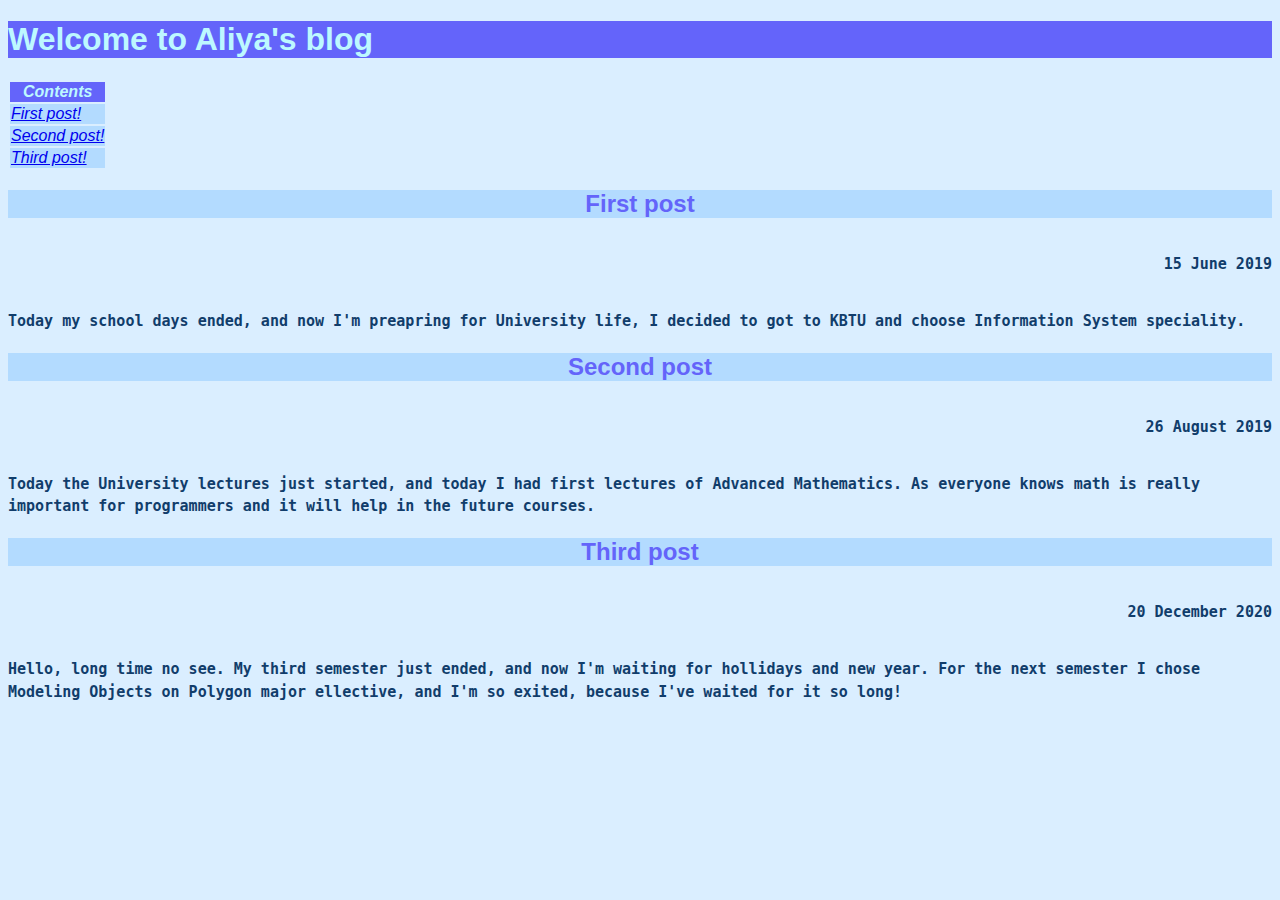
<file: lab1/project3/index.html>
<!DOCTYPE html>
<html>
    <head>
        <meta charset="utf-8">
        <title>Project: Blog</title>
        <style>
            body {
                background-color : rgb(218, 238, 255);
                font-family : sans-serif;
                color : rgb(17, 61, 107);
            }
            h1 {
                color : rgb(189, 248, 255);
                background-color : rgb(100, 100, 250);
            }
            th {
                background-color : rgb(100, 100, 250);
                color : rgb(189, 248, 255);
            }
            tr {
                background-color : rgb(179, 219, 255);
                font-style : italic;
            }
            h2 {
                background-color : rgb(179, 219, 255);
                text-align : center;
                color : rgb(100, 100, 250);
            }
            h6 {
                text-align : right;
            }
            .text {
                font-family : monospace;
                font-size: 15px;
                font-weight : bold;
                line-height : 1.5em;
            }
        </style>
    </head>
    <body>
        
        <h1>Welcome to Aliya's blog</h1>
        <table>
            <thead>
                <tr><th>Contents</th></tr>
            </thead>
            <tbody>
                <tr>
                    <td><a href = "#first">First post!</a></td>
                </tr>
                <tr>
                    <td><a href = "#second">Second post!</a></td>
                </tr>
                <tr>
                    <td><a href = "#third">Third post!</a></td>
                </tr>
            </tbody>
        </table>
        <!--<h3>Contents</h3>
        <ul>
            <li><a href = "#first">First post!</a></li>
            <li><a href = "#second">Second post!</a></li>
            <li><a href = "#third">Third post!</a></li>
        </ul>-->
        
        <h2 id = "first">First post</h2>
        <h6 class = "text">15 June 2019</h6>
        
        <p class = "text">Today my school days ended, and now I'm preapring for University life, I decided to got to KBTU and choose Information System speciality.</p>
        
        <h2 id = "second">Second post</h2>
        <h6 class = "text">26 August 2019</h6>
        
        <p class = "text">Today the University lectures just started, and today I had first lectures of Advanced Mathematics. As everyone knows math is really important for programmers and it will help in the future courses.</p>
        
        <h2 id = "third">Third post</h2>
        <h6 class = "text">20 December 2020</h6>
        
        <p class = "text">Hello, long time no see. My third semester just ended, and now I'm waiting for hollidays and new year. For the next semester I chose Modeling Objects on Polygon major ellective, and I'm so exited, because I've waited for it so long!</p>
        
    </body>
</html>
</file>
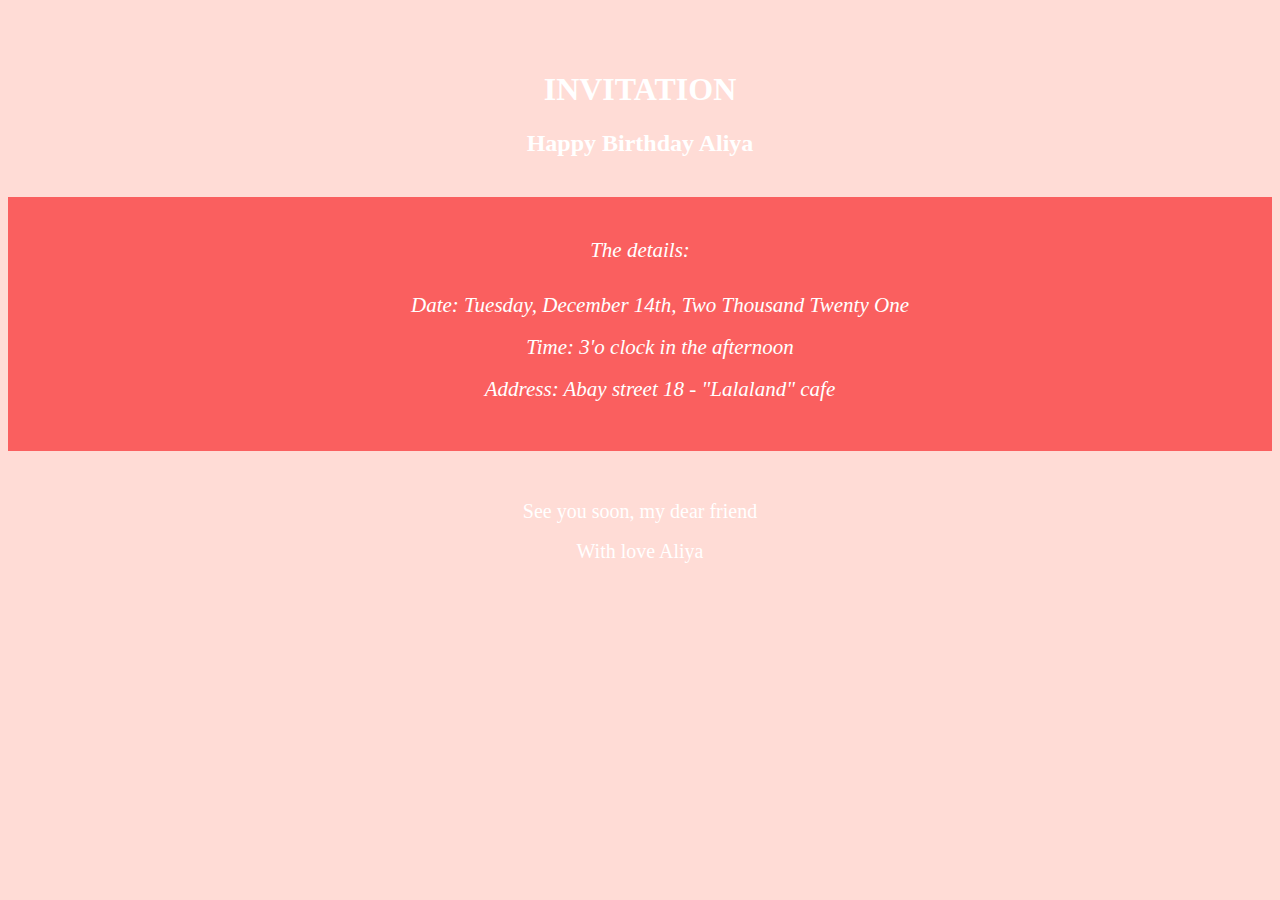
<file: lab1/project4/index.html>
<!DOCTYPE html>
<html>
    <head>
        <meta charset="utf-8">
        <title>Project: Event invite</title>
        <style>
        body{
            background-color: rgb(255, 220, 214);
            color: white;
            text-align: center;
            margin-top: 20px;
        }
        h1 {
            padding-top: 50px;
        }
        h2 {
            padding-bottom: 20px;
        }
        .top {
            background-image: url('https://www.kasandbox.org/programming-images/seasonal/xmas-ornament-boat.png');
            background-repeat: no-repeat;
            background-attachment: fixed;
            background-size: 500px;
            background-position: center;
        }
        .details {
            padding-top: 20px;
            padding-bottom: 20px;
            background-color: rgb(250, 95, 95);
            font-style: italic;
            font-size: 21px;
        }
        ul {
            list-style-type: none;
            line-height: 2em;
        }
        .end {
            padding-top: 20px;
            padding-bottom: 40px;
            font-size: 20px;
            line-height: 2em;
        }
            
        </style>
    </head>
    <body>
        <div class="top">
        <h1>INVITATION</h1>
        <h2>Happy Birthday Aliya</h2>
        <div class="details">
        <p>The details:</p>
        <ul>
            <li>Date: Tuesday, December 14th, Two Thousand Twenty One</li>
            <li>Time: 3'o clock in the afternoon</li>
            <li>Address: Abay street 18 - "Lalaland" cafe</li>
        </ul>
        </div>
        <p class="end">See you soon, my dear friend<br>With love Aliya</p>
        </div>
    </body>
</html>
</file>
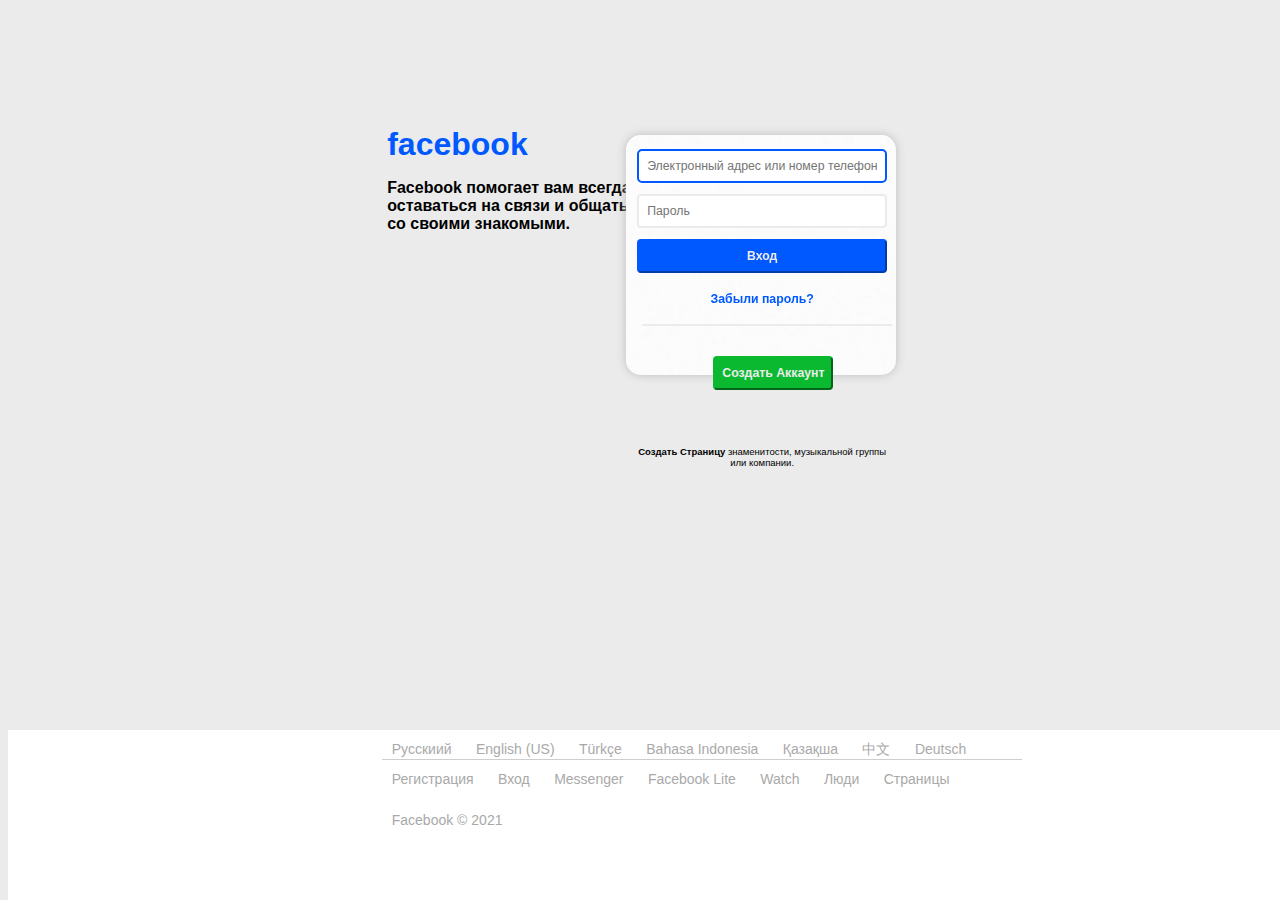
<file: lab2/task1/index.html>
<html>
    <head>
        <title>Facebook login</title>
        <link rel="stylesheet" href="style.css">
    </head>
    <body>
        <h1>facebook</h1>
        <p class="underlogo">Facebook помогает вам всегда оставаться на связи и общаться со своими знакомыми.</p>
        <img src="white.jpg" alt="white image" class="img">
        <input class="label email login" type="text" autofocus placeholder="Электронный адрес или номер телефона">
        <br>
        <input class="label password login" type="text" placeholder="Пароль">
        <form action="index.html">
            <input class="login loginbutton" type="submit" value="Вход">
        </form>
        <a href="index.html" class="login forgetpw">Забыли пароль?</a>
        <div class="line"></div>
        <form action="index.html">
            <input class="accountbutton login" type="submit"  value="Создать Аккаунт">
        </form>
        <a href="index.html" class="login underlogin"><span class ="bold">Создать Страницу</span> знаменитости, музыкальной группы или компании.</a>

        <footer>
            <div class="footertext"><a href="index.html">Русскиий</a> <a href="index.html">English (US)</a> <a href="index.html">Türkçe</a> <a href="index.html">Bahasa Indonesia</a> <a href="index.html">Қазақша</a> <a href="index.html">中文</a> 
                <a href="index.html">Deutsch</a>
                <div class="footerline"></div>
                <a href="index.html">Регистрация</a> <a href="index.html">Вход</a> <a href="index.html">Messenger</a> <a href="index.html">Facebook Lite</a> <a href="index.html">Watch</a> <a href="index.html">Люди</a> 
                <a href="index.html">Страницы</a>
                <p>Facebook © 2021</p>
            </div>
        </footer>
    </body>
</html>
</file>
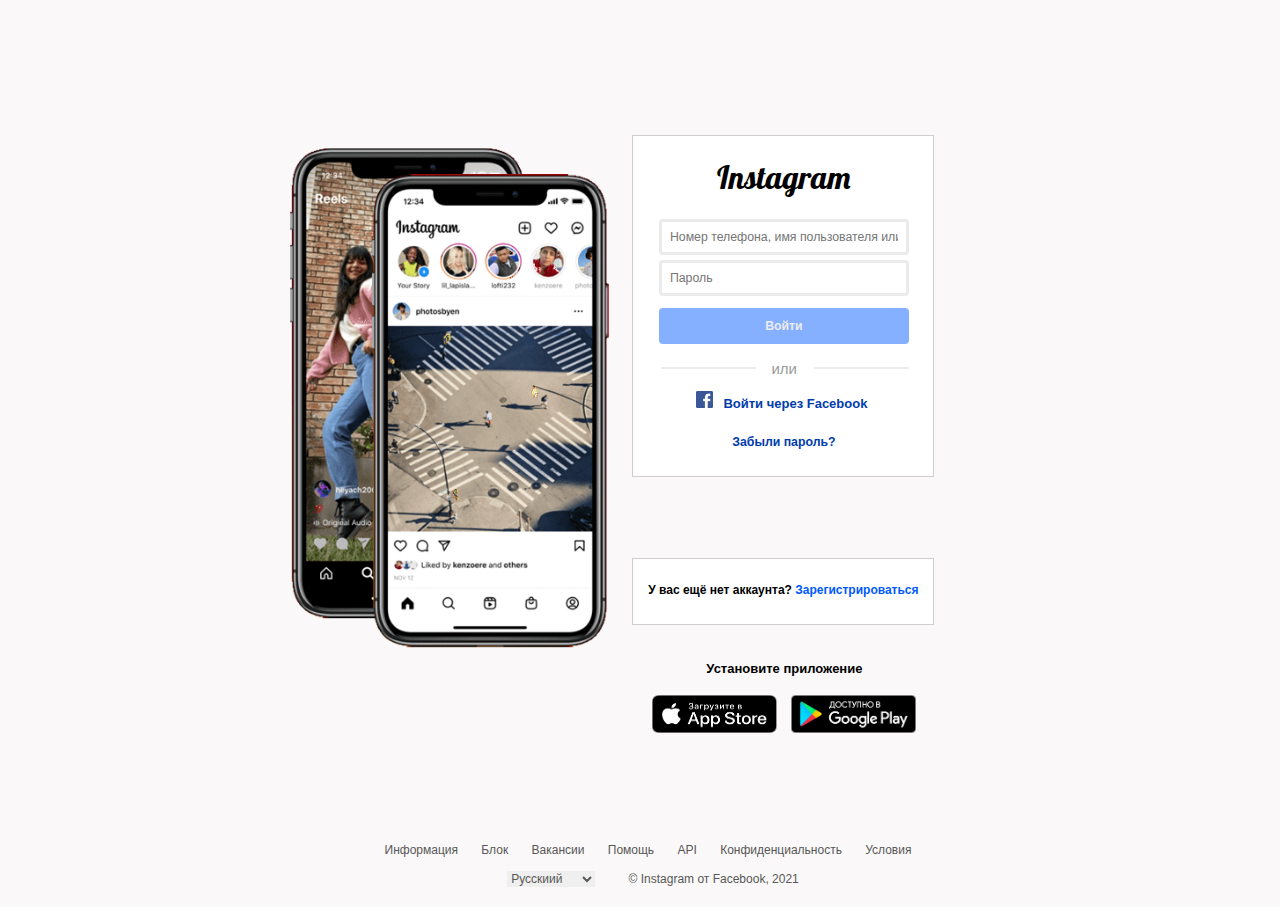
<file: lab2/task2/index.html>
<html>
    <head>
        <title>Instagram login</title>
        <link rel="stylesheet" href="style.css">
        <link rel="preconnect" href="https://fonts.gstatic.com">
        <link href="https://fonts.googleapis.com/css2?family=Lobster&display=swap" rel="stylesheet">
    </head>
    <body>
        <img class="instainterface" src="instainterface.png" alt="instainterface">
        <div class = "block block1">
            <h1>Instagram</h1>
            <input class="label email login" type="text" placeholder="Номер телефона, имя пользователя или...">
        <br>
        <input class="label password login" type="text" placeholder="Пароль">
        <form action="index.html">
            <input class="login loginbutton" type="submit" value="Войти" disabled>
        </form>
        <div class="line line1"></div>
        <div class="line line2"></div>
        <p>или</p>
        <a class="fblogin" href="index.html"><img class="facebooklogo" src="facebooklogo.png" alt="facebooklogo">Войти через Facebook</a>
        <a href="index.html" class="login forgetpw">Забыли пароль?</a>
        </div>

        <div class="block block2">
            <p>У вас ещё нет аккаунта? <a class="register" href="index.html">Зарегистрироваться</a></p>
        </div>

        <div class="block3">
            <p>Установите приложение</p>
            <img class="appstore" src="appstore.png" alt="appstore">
            <img class="playmarket" src="playmarket.png" alt="playmarket">
        </div>

        <footer>
            <div class="footertext"><a href="index.html">Информация</a> <a href="index.html">Блок</a> <a href="index.html">Вакансии</a> <a href="index.html">Помощь</a> <a href="index.html">API</a> <a href="index.html">Конфиденциальность</a> 
                <a href="index.html">Условия</a>
                <br>
                <select name="languages" id="languages">
                    <option value="Русскиий">Русскиий</option>
                    <option value="English (US)">English (US)</option>
                    <option value="Türkçe">Türkçe</option>
                    <option value="Қазақша">Қазақша</option>
                    <option value="中文">中文</option>
                </select>

                <a class="footerend">© Instagram от Facebook, 2021</a>
            </div>
        </footer>
        
    </body>
</html>
</file>
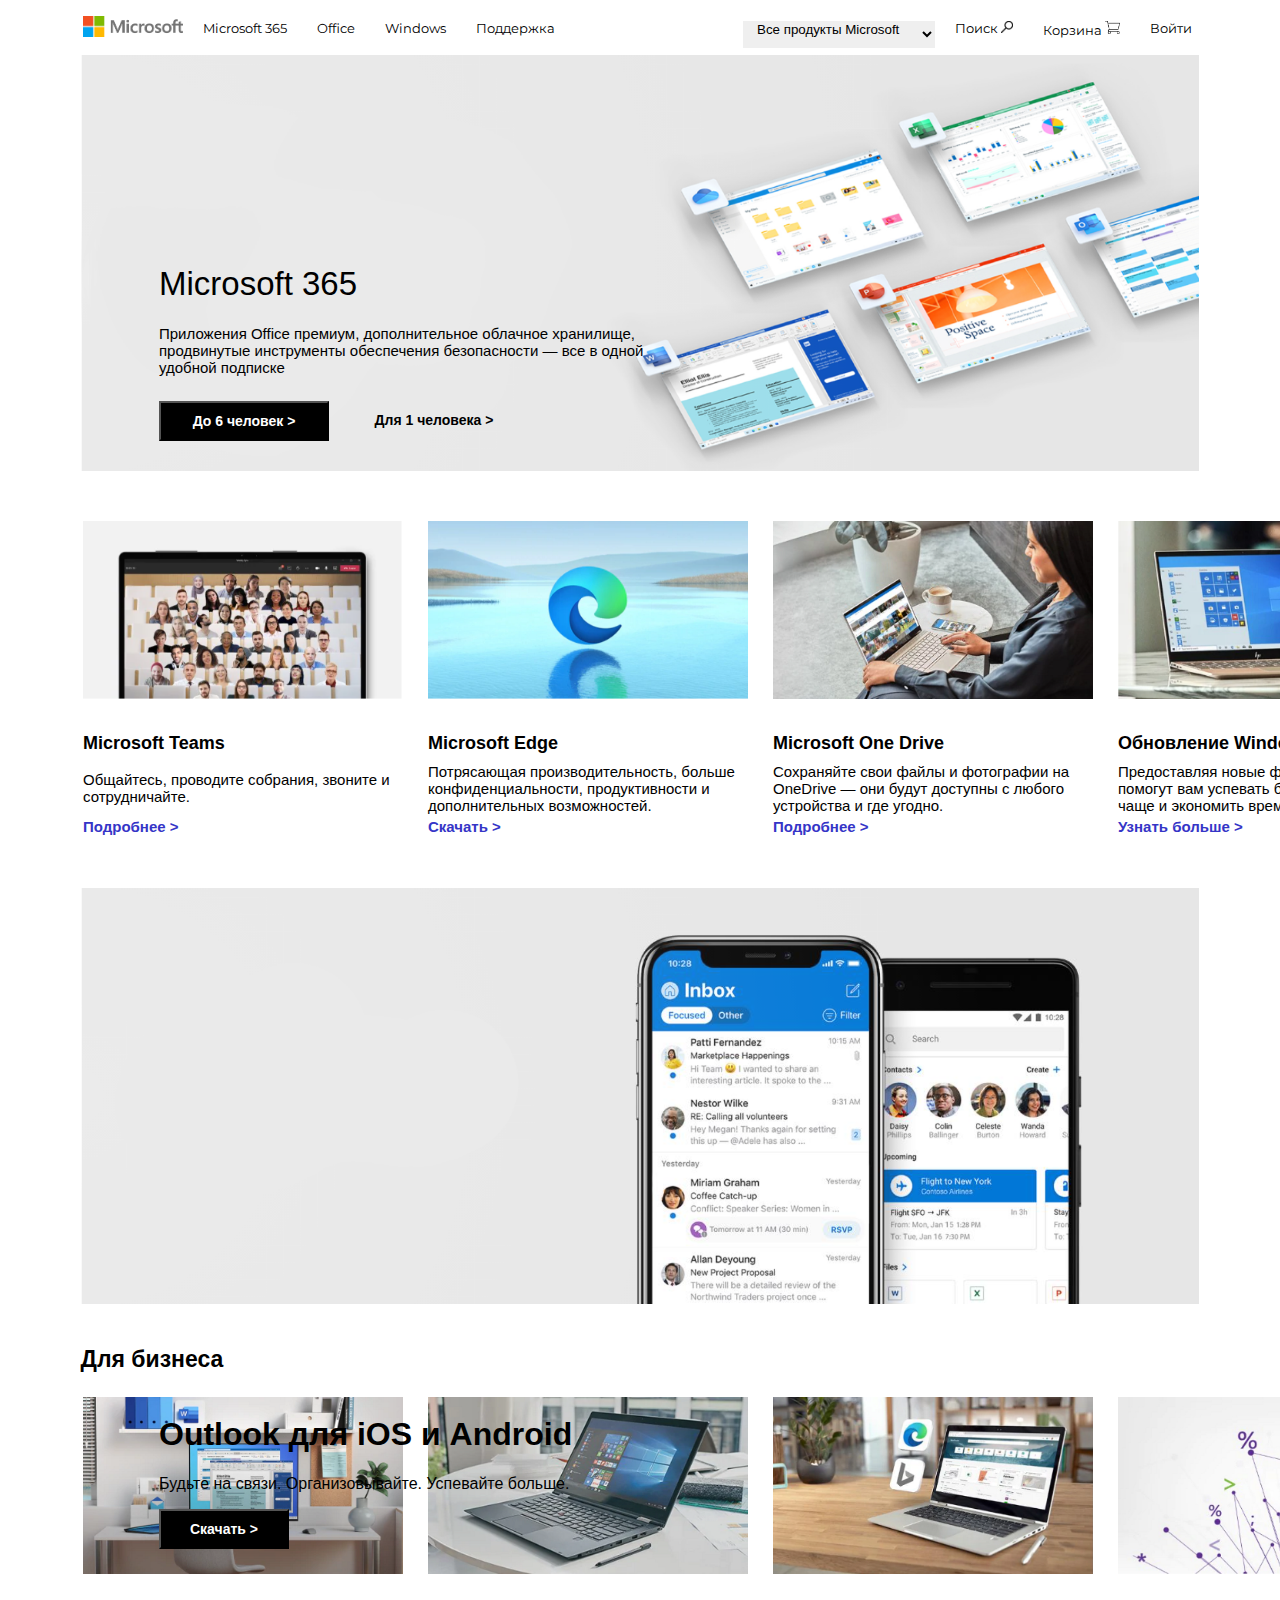
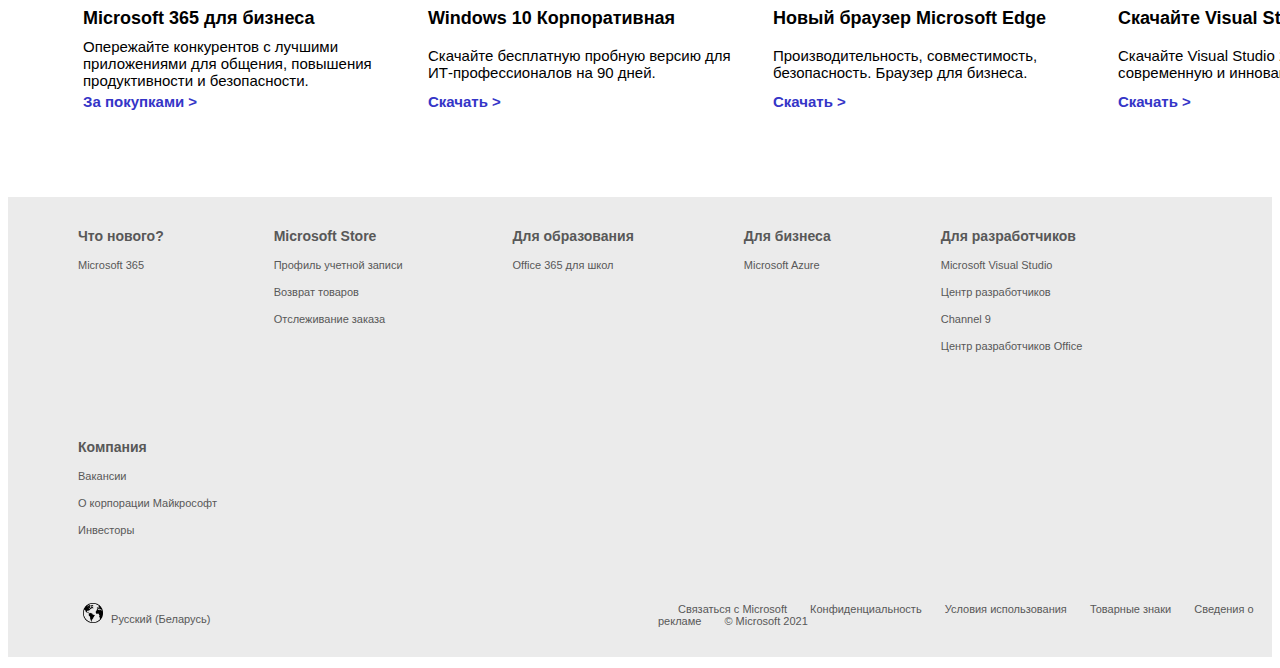
<file: lab2/task3/index.html>
<html>
    <head>
        <title>Microsoft</title>
        <link rel="stylesheet" href="style.css">
        <link rel="preconnect" href="https://fonts.gstatic.com">
<link href="https://fonts.googleapis.com/css2?family=Montserrat:wght@300;400&display=swap" rel="stylesheet">
    </head>

    <body>
        <div class="body">
            <header>
                <a href="#"><img class="microsoftlogo" src="microsoftlogo.png" alt="microsoft logo"></a>
                <nav>
                    <ul class="header">
                        <li class="leftheader"> <a href="index.html"> Microsoft 365</a></li>
                        <li class="leftheader"><a href="index.html">Office</a></li>
                        <li class="leftheader"><a href="index.html">Windows</a></li>
                        <li class="leftheader"><a href="index.html">Поддержка</a></li>
                        <li class="rightheader"><a class="login" href="index.html">Войти</a></li>
                        <li class="rightheader"><a href="index.html">Корзина </a><img class="busketicon" src="basket.png" alt="basketicon"></li>
                        <li class="rightheader"><a href="index.html">Поиск </a><img class="searchicon" src="search.png" alt="search icon"></li>
                    </ul>
                    <select name="Все продукты Microsoft" id="microsoftproducts">
                        <option value="none" selected disabled hidden>Все продукты Microsoft</option>
                        <option value="Software">Software</option>
                        <option value="PCs & Devices">PCs & Devices</option>
                        <option value="Развлечения">Развлечения</option>
                        <option value="Для Бизнеса">Для Бизнеса</option>
                        <option value="Для разработчиков и ИТ">Для разработчиков и ИТ</option>
                        <option value="Другое">Другое</option>
                    </select>
                </nav>
            </header>

            <img class="fon fon1" src="fon1.png" alt="">
            <div class="onfon1">
                <h1>Microsoft 365</h1>
                <p>Приложения Office премиум, дополнительное облачное хранилище, 
                    продвинутые инструменты обеспечения безопасности — 
                    все в одной удобной подписке</p>

                <form action="index.html">
                    <input class="onfonbutton onfon1button sixpeople" type="submit" value="До 6 человек >">
                </form>

                <form action="index.html">
                    <input class="onfonbutton onfon1button oneperson" type="submit" value="Для 1 человека >">
                </form>
            </div>

            <div class="microsoftlist">
                <table>
                    <thead>
                        <tr>
                            <th>1</th>
                            <th>2</th>
                            <th>3</th>
                            <th>4</th>
                        </tr>
                    </thead>
                    <tbody>
                        <tr>
                            <td><img src="l1.png" alt="microsoft teams"></td>
                            <td><img src="l2.png" alt="microsoft edge"></td>
                            <td><img src="l3.png" alt="one drive"></td>
                            <td><img src="l4.png" alt="windows 10"></td>    
                        </tr>
                        <tr>
                            <td><p class="listhead">Microsoft Teams</p></td>
                            <td><p class="listhead">Microsoft Edge</p></td>
                            <td><p class="listhead">Microsoft One Drive</p></td>
                            <td><p class="listhead">Обновление Windows 10</p></td>
                        </tr>
                        <tr>
                            <td>Общайтесь, проводите собрания, звоните и сотрудничайте.</td>
                            <td>Потрясающая производительность, больше конфиденциальности, продуктивности и дополнительных возможностей.</td>
                            <td>Сохраняйте свои файлы и фотографии на OneDrive — они будут доступны с любого устройства и где угодно.</td>
                            <td>Предоставляя новые функции, которые помогут вам успевать больше, общаться чаще и экономить время.</td>
                        </tr>
                        <tr>
                            <td><span class="list1link">Подробнее ></span></td>
                            <td><span class="list1link">Скачать ></span></td>
                            <td><span class="list1link">Подробнее ></span></td>
                            <td><span class="list1link">Узнать больше ></span></td>
                        </tr>
                    </tbody>
                </table>
            </div>

            <img class="fon" src="fon2.png" alt="fon2">
            <div class="onfon2">
                <h1>Outlook для iOS и Android</h1>
                <p>Будьте на связи. Организовывайте. Успевайте больше.</p>

                <form action="index.html">
                    <input class="onfonbutton onfon2button sixpeople" type="submit" value="Скачать >">
                </form>
            </div>

            <h2>Для бизнеса</h2>

            <div class="microsoftlist">
                <table>
                    <thead>
                        <tr>
                            <th>1</th>
                            <th>2</th>
                            <th>3</th>
                            <th>4</th>
                        </tr>
                    </thead>
                    <tbody>
                        <tr>
                            <td><img src="l11.png" alt="microsoft teams"></td>
                            <td><img src="l22.png" alt="microsoft edge"></td>
                            <td><img src="l33.png" alt="one drive"></td>
                            <td><img src="l44.png" alt="windows 10"></td>    
                        </tr>
                        <tr>
                            <td><p class="listhead">Microsoft 365 для бизнеса</p></td>
                            <td><p class="listhead">Windows 10 Корпоративная</p></td>
                            <td><p class="listhead">Новый браузер Microsoft Edge</p></td>
                            <td><p class="listhead">Скачайте Visual Studio 2019</p></td>
                        </tr>
                        <tr>
                            <td>Опережайте конкурентов с лучшими приложениями для общения, повышения продуктивности и безопасности.</td>
                            <td>Скачайте бесплатную пробную версию для ИТ-профессионалов на 90 дней.</td>
                            <td>Производительность, совместимость, безопасность. Браузер для бизнеса.</td>
                            <td>Скачайте Visual Studio 2019 – эффективную, современную и инновационную IDE.</td>
                        </tr>
                        <tr>
                            <td><span class="list1link">За покупками ></span></td>
                            <td><span class="list1link">Скачать ></span></td>
                            <td><span class="list1link">Скачать ></span></td>
                            <td><span class="list1link">Скачать ></span></td>
                        </tr>
                    </tbody>
                </table>
            </div>
            <p style="color:white">a</p>
        </div>

        <footer>
            <div class="ulinline">
                <ul>
                    <li class="ulhead">Что нового?</li>
                    <li>Microsoft 365</li>
                </ul>
                <ul>
                    <li class="ulhead">Microsoft Store</li>
                    <li>Профиль учетной записи</li>
                    <li>Возврат товаров</li>
                    <li>Отслеживание заказа</li>
                </ul>
                <ul>
                    <li class="ulhead">Для образования</li>
                    <li>Office 365 для школ</li>
                </ul>
                <ul>
                    <li class="ulhead">Для бизнеса</li>
                    <li>Microsoft Azure</li>
                </ul>
                <ul>
                    <li class="ulhead">Для разработчиков</li>
                    <li>Microsoft Visual Studio</li>
                    <li>Центр разработчиков</li>
                    <li>Channel 9</li>
                    <li>Центр разработчиков Office</li>
                </ul>
                <ul>
                    <li class="ulhead">Компания</li>
                    <li>Вакансии</li>
                    <li>О корпорации Майкрософт</li>
                    <li>Инвесторы</li>
                </ul>
            </div>
            <p class="language"><img class="globe" src="globe.png" alt="globe"> Русский (Беларусь)</p>
            <ul class="lastulfooter">
                <li>Связаться с Microsoft</li>
                <li>Конфиденциальность</li>
                <li>Условия использования</li>
                <li>Товарные знаки</li>
                <li>Сведения о рекламе</li>
                <li class="nounderline">© Microsoft 2021</li>
            </ul>
        </footer>

    </body>
</html>
</file>
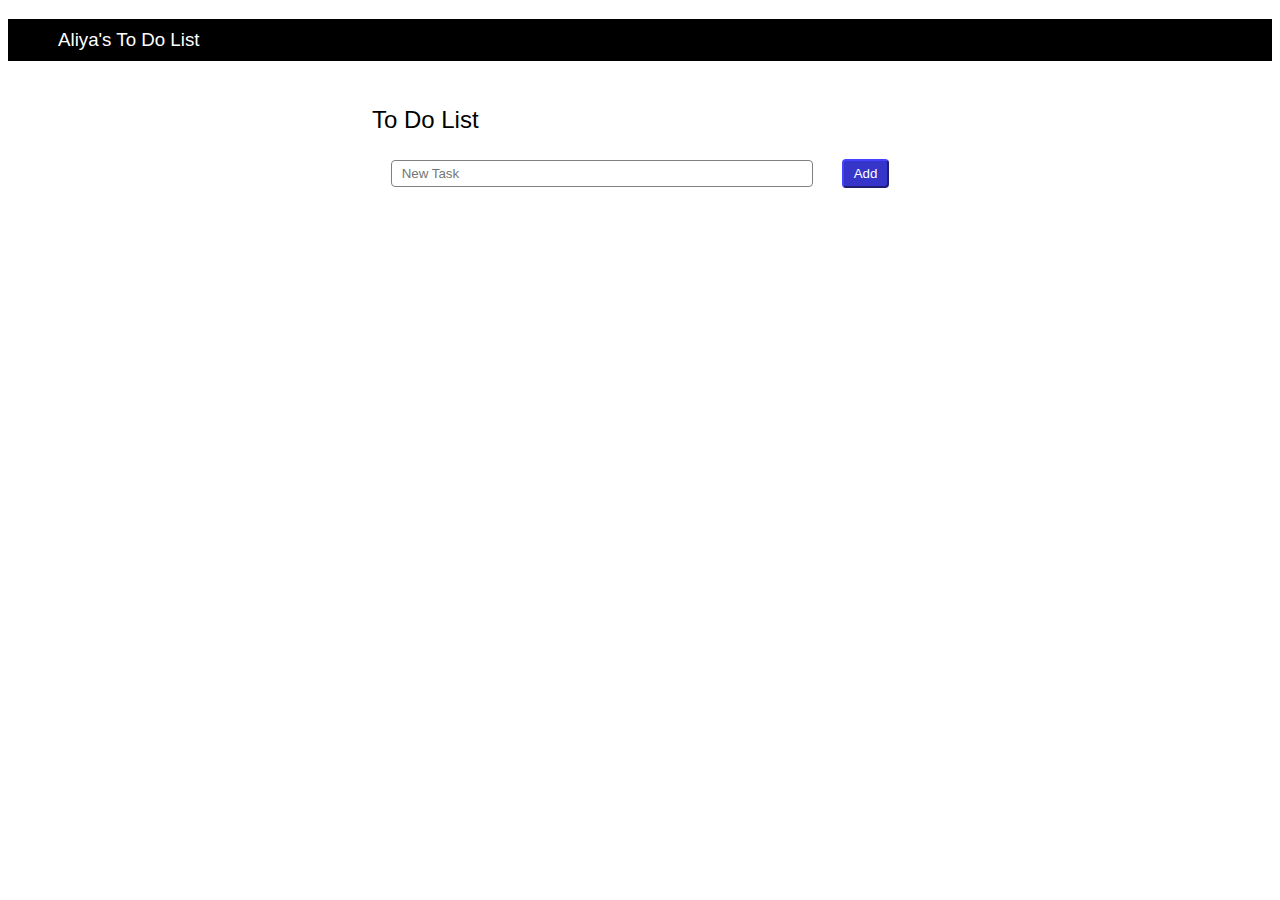
<file: lab3/task1/index.html>
<!DOCTYPE html>
<html>
    <head>
        <title>Aliya's To Do List</title>
        <link rel="stylesheet" href="style.css">
    </head>

    <body>
        <header>
            <h3>Aliya's To Do List</h3>
        </header>
        <h2>To Do List</h2>
        <div class="container">
            <input type="text" placeholder="New Task" id="newTask">
            <button id="addbtn">Add</button>
            <div class="todoList" id="mainlist"></div>
        </div>

        <script src="jsfile.js"></script>

    </body>
</html>
</file>
<file: lab2/task1/style.css>
h1 {
    color:rgb(0, 89, 255);
    font-family: Arial;
    margin: 10% 60% 0% 30%;
}

body {
    background-color: rgb(235, 235, 235);
}

.underlogo {
    margin-left: 30%;
    width: 260px;
    font-weight: bold;
    font-family: Arial;
}

.img {
    border-radius: 15px;
    width: 270px;
    height: 240px;
    top: 15%;
    right: 30%;
    position: absolute;
    z-index: 1;
    box-shadow:0px 0px 10px rgb(189, 189, 189);
}

.label {
    border: solid;
    border-color: rgb(235, 235, 235);
    outline-color:rgb(0, 89, 255);
    padding: 8px;
}

.email {
    top: 16%;
}

.password {
    top: 21%;
}

.login {
    border-width: 2px;
    border-radius: 4px;
    font-family: Arial;
    width: 250px;
    font-size: 12.3px;
    margin: 5px;
    position: absolute;
    z-index: 2;
    right: 30.3%;
}

.loginbutton {
    background-color: rgb(0, 89, 255);
    border-color: rgb(0, 89, 255);
    color:rgb(235, 235, 235);
    font-weight: bold;
    top: 26%;
    padding: 8px;
    cursor: pointer;
}

.forgetpw {
    top: 31%;
    text-decoration: none;
    text-align: center;
    padding-top: 8px;
    padding-bottom: 8px;
    color: rgb(0, 89, 255);
    font-weight: bold;
}

.line {
    border-top: 2px solid rgb(235, 235, 235);
    border-radius: 0.7px;
    width: 250px;
    position: absolute;
    right: 30.3%;
    top: 36%;
    z-index: 2;
}

.accountbutton{
    background-color: rgb(10, 185, 48);
    border-color: rgb(10, 185, 48);
    color:rgb(235, 235, 235);
    width: 120px;
    font-weight: bold;
    padding-top: 8px;
    padding-bottom: 8px;
    text-align: center;
    top: 39%;
    right: 34.5%;
    cursor: pointer;
}

.bold {
    font-weight: bold;
}

.underlogin {
    text-decoration: none;
    top: 49%;
    font-size: 9.5px;
    text-align: center;
    color: black;
    
}

footer {
    background-color: white;
    position: absolute;
    bottom: 0;
    width: 100%;
    height: 170px;
}

.footertext {
    font-family: Arial;
    text-align: left;
    margin-left: 29.2%;
    padding-top: 10px;
}

.footertext a, .footertext p {
    color: darkgray;
    font-size: 14px;
    text-decoration: none;
    padding: 10px;
}

.footertext a:hover{
    text-decoration: underline;
}

.footerline {
    border-top: 1px solid rgb(206, 206, 206);
    padding-top: 10px;
    width: 640px;
}
</file>
<file: lab2/task2/style.css>
body {
    background-color: rgb(250, 248, 248);
}

h1 {
    text-align: center;
    font-family: 'Lobster', cursive;
    font-weight: 100;
}

.block {
    background-color: white;
    width: 300px;
    border: 1px solid rgb(206, 206, 206);
    position: absolute;
    right: 27%;
    z-index: 1;
}

.block1 {
    top: 15%;
    height: 340px;
}

.block2 {
    top: 62%;
    height: 65px;
}

.block2 p {
    color: black;
    text-align: center;
    font-family: Arial;
    font-weight: bold;
    font-size: 12px;
    padding-top: 12px;
}

.register {
    color: rgb(0, 89, 255);
    text-decoration: none;
}

.login {
    border-width: 2px;
    border-radius: 4px;
    font-family: Arial;
    width: 250px;
    font-size: 12.3px;
    margin: 5px;
    position: absolute;
    z-index: 2;
    right: 6.5%;
}

.email {
    top: 23%;
}

.password {
    top: 35%;
}

.label {
    border: solid;
    border-color: rgb(235, 235, 235);
    outline-color:rgb(0, 89, 255);
    padding: 8px;
}

.loginbutton {
    background-color: rgb(133, 176, 255);
    border: rgb(133, 176, 255) solid;
    color:rgb(235, 235, 235);
    font-weight: bold;
    top: 49%;
    padding: 8px;
    cursor: pointer;
}

.line {
    border-top: 2px solid rgb(235, 235, 235);
    border-radius: 0.7px;
    width: 95px;
    position: absolute;
    top: 68%;
    z-index: 2;
}

.line1 {
    right: 8.1%;
}

.line2 {
    right: 59.3%;
}

.block1 p {
    color: rgb(155, 155, 155);
    font-family: Arial;
    font-size: 15px;
    position: absolute;
    right: 45.5%;
    top: 61.5%;
    z-index: 3;

}

.forgetpw {
    top: 84%;
    text-decoration: none;
    text-align: center;
    padding-top: 8px;
    padding-bottom: 8px;
    color: rgb(0, 60, 172);
    font-weight: bold;
}

.facebooklogo {
    width: 17px;
    padding-right: 10px;
}

.fblogin {
    position: absolute;
    top: 75%;
    right: 22%;
    text-decoration: none;
    font-family: Arial;
    font-size: 13px;
    color: rgb(0, 60, 172);
    font-weight: bold;
} 

.block3 {
    width: 300px;
    position: absolute;
    top: 72%;
    text-align: center;
    right: 27%;
    z-index: 1;
}

.block3 p {
    font-family: Arial;
    font-weight: bold;
    font-size: 13px;
    padding-bottom: 6px;
}

.appstore {
    width: 125px;
    height: 38px;
    padding-right: 5px;
}

.playmarket {
    width: 125px;
    height: 38px;
    padding-left: 5px;
}

.instainterface {
    width: 330px;
    position: absolute;
    top: 16%;
    right: 52%;
}

footer {
    position: absolute;
    bottom: 0;
    width: 100%;
    height: 50px;
}

.footertext {
    font-family: Arial;
    text-align: center;
    color: rgb(87, 87, 87);
    font-size: 12px;
    line-height: 1px;
}

.footertext a {
    padding: 10px;
    text-decoration: none;
    color: rgb(87, 87, 87);
}

.footerend {
    margin: 20px 0px 20px 20px;
}

#languages {
    margin: 20px 0px 20px 20px;
    border: none;
    color: rgb(87, 87, 87);
    font-family: Arial;
    font-size: 12px;
}
</file>
<file: lab2/task3/style.css>
.body {
    background-color: white;
    padding-left: 70px;
    padding-right: 70px;
}

header {
    overflow: hidden;
    font-family: Arial, Helvetica, sans-serif;
    font-size: 12.5px;
    padding-bottom: 7px;
}

.header {
    list-style-type: none;
}

.header a {
    text-decoration: none;
    color: black;
    font-family: 'Montserrat', sans-serif;
}

.header a:hover {
    border-bottom: 2.5px solid black;
}

.header a.login{
    border-bottom: none;
}

nav li {
    display: inline;
    padding: 0px 10px 10px 20px;
}

.rightheader {
    float: right;
}

.leftheader {
    float: left;
}

#microsoftproducts{
    float: right;
    padding: 0px 10px 10px 10px;
    border: none;
}

.microsoftlogo {
    float: left;
    width: 100px;
    padding: 8px 0px 0px 5px;
}

.fon {
    display: block;
    width: 99.5%;
    margin-left: auto;
    margin-right: auto;
}

.fon1 {
    padding-bottom: 45px;
}

.onfon1 {
    position: absolute;
    top: 27%;
    width: 520px;
    margin-left: 81px;
    font-family: sans-serif;
}

.onfon1 h1{
    font-size: 33px;
    font-weight: 500;
}

.onfon1 p{
    font-size: 15px;
    padding-bottom: 10px;
}

.onfon1 input:hover {
    text-decoration: underline;
}

.onfonbutton {
    height: 40px;
    font-family: sans-serif;
    font-size: 14px;
    font-weight: 700;
}

.onfon1button {
    width: 170px;
}

.onfon2button {
    width: 130px;
}

.sixpeople {
    background-color: black;
    color: white;
}

.oneperson {
    border: none;
    background: none;
    position: absolute;
    top: 73.5%;
    margin-left: 190px;
}

.microsoftlist {
    float: left;
}

.microsoftlist img {
    width: 320px;
}
.microsoftlist table {
    padding: 0px 2px 50px 2px; 
}

.microsoftlist td {
    font-family: sans-serif;
    padding-right: 22px;
    font-size: 15px;
}

.microsoftlist .listhead {
    font-weight: bold;
    padding: 30px 0px 5px 0px;
    font-size: 18px;
}

.microsoftlist table thead th{
    display: none;
}

.list1link {
    color:rgb(53, 53, 199);
    font-weight: bold;
    padding-top: 7px;
}

.list1link:hover {
    border-bottom: 3px solid rgb(53, 53, 199);
    cursor: pointer;
}

.onfon2 {
    position: absolute;
    top: 155%;
    width: 520px;
    margin-left: 81px;
    font-family: sans-serif;
}

.onfon2 input:hover {
    text-decoration: underline;
}

h2 {
    font-family: sans-serif;
    font-size: 23px;
    padding: 23px 0px 0px 2.5px;
}

body footer {
    background-color: rgb(235, 235, 235);
    left: 0;
    bottom: 0;
    padding-left: 0;
    padding-right: 0;
}

.ulinline {
    padding-left: 70px;
    padding-right: 70px;
}

.ulinline ul{
    display: inline-table;
    padding: 20px 106px 30px 0px;
    list-style-type: none;
    color: rgb(88, 88, 88);
    font-family: sans-serif;
    font-size: 11px;
}

.ulinline .ulhead {
    font-weight: bold;
    font-size: 14px;
}

.ulinline .ulhead:hover {
    text-decoration: none;
    cursor: auto;
}

.ulinline li {
    padding-bottom: 15px;
    cursor: pointer;
}

.ulinline li:hover, .lastulfooter li:hover, .language:hover {
    text-decoration: underline;
    cursor: pointer;
}

footer .nounderline:hover {
    text-decoration: none;
}

.lastulfooter {
    list-style-type: none;
    padding: 0px 0px 30px 650px;
    color: rgb(88, 88, 88);
    font-family: sans-serif;
    font-size: 11px;
}

.lastulfooter li {
    padding: 0px 0px 5px 20px ;
    display: inline;
}

footer .language {
    position: absolute;
    padding: 0px 0px 30px 70px;
    color: rgb(88, 88, 88);
    font-family: sans-serif;
    font-size: 11px;
}

.globe {
    width: 20px;
    padding: 0px 5px 0px 5px;
}

.busketicon {
    width: 15px;
}

.searchicon {
    width: 12px;
    transform: scaleX(-1);
}
</file>
<file: lab3/task1/style.css>
header{
    background-color: black;
    color: white;
}

h3 {
    font-family: sans-serif;
    padding: 10px 50px;
    font-weight: 100;
}

h2 {
    margin-left: 28%;
    padding: 25px 10px 5px 10px;
    font-family: sans-serif;
    font-weight: 100;
}

.container {
    text-align: center;
}

#newTask {
    width: 400px;
    padding: 5px 10px;
    border-radius: 4px;
    border: 1px solid grey;
}

#addbtn {
    background-color: rgb(53, 53, 201);
    border-color: rgb(53, 53, 201);
    border-radius: 4px;
    color: white;
    padding: 5px 10px;
    margin-left: 25px;
}

.todoList {
    margin-top: 50px;
}
</file>
